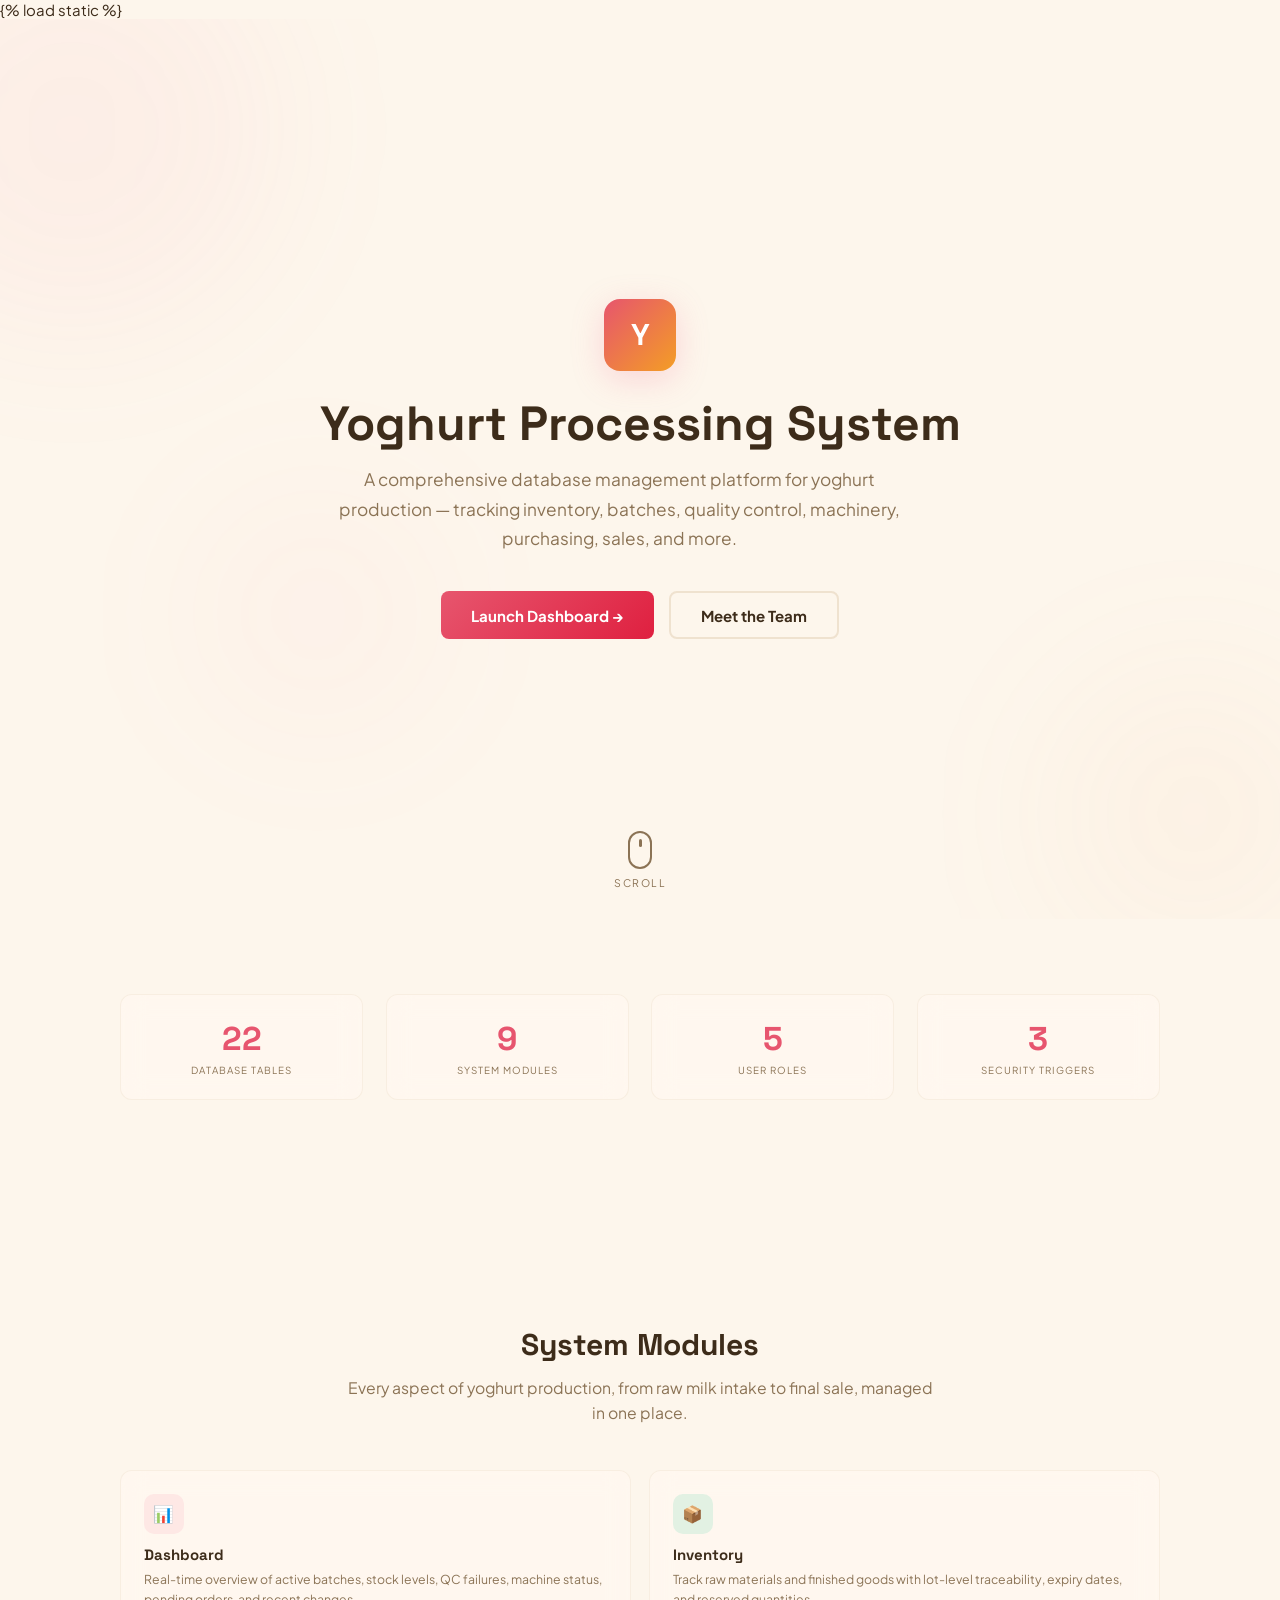
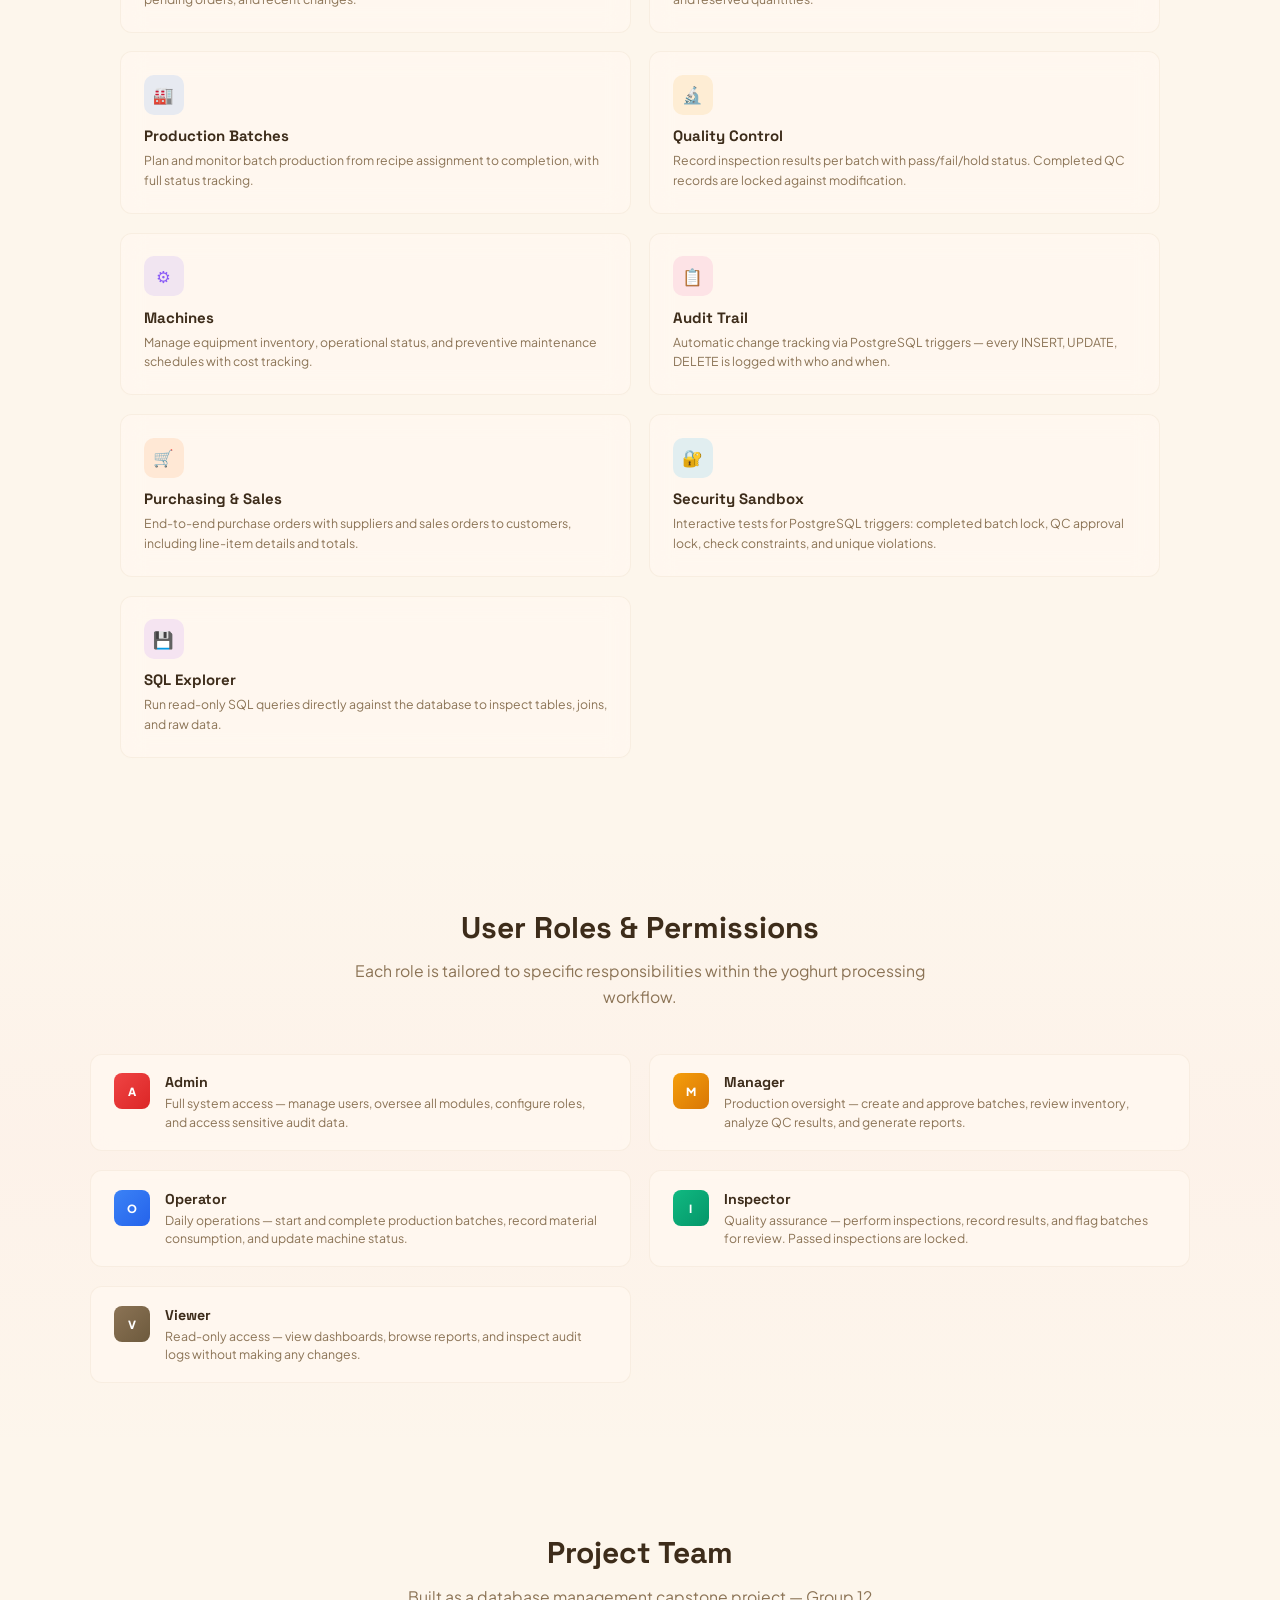
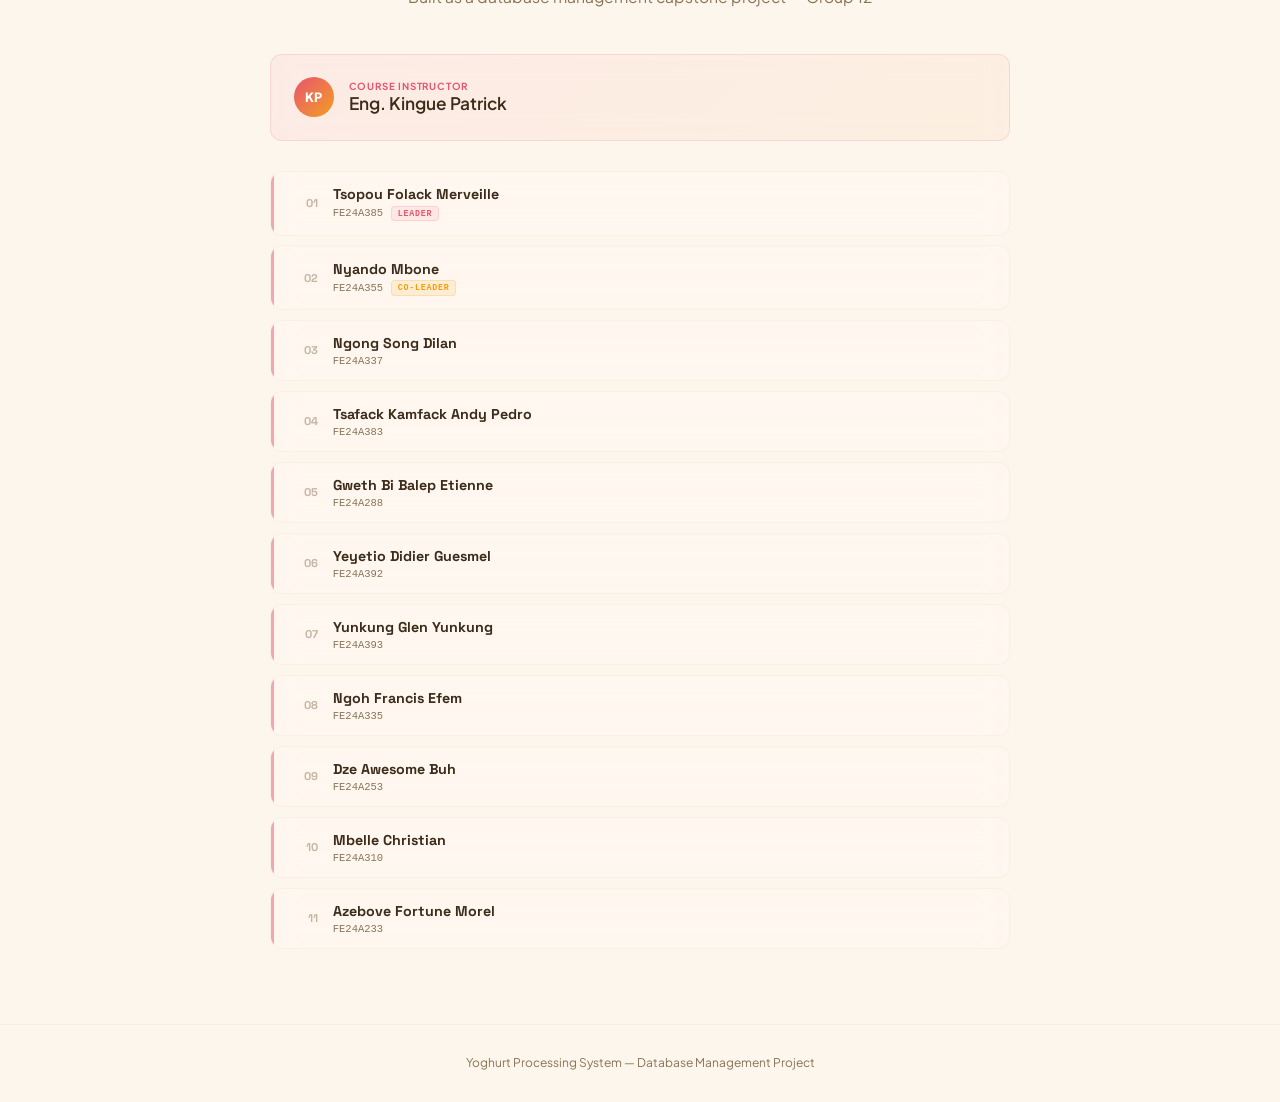
<file: yogurt_project/dashboard/templates/dashboard/landing.html>
<!DOCTYPE html>
<html lang="en">
<head>
<meta charset="UTF-8">
<meta name="viewport" content="width=device-width, initial-scale=1.0">
<title>Yoghurt Processing System</title>
{% load static %}
<link rel="preconnect" href="https://fonts.googleapis.com">
<link rel="preconnect" href="https://fonts.gstatic.com" crossorigin>
<link href="https://fonts.googleapis.com/css2?family=Plus+Jakarta+Sans:wght@400;500;600;700;800&family=Space+Grotesk:wght@400;500;600;700&display=swap" rel="stylesheet">
<style>
:root {
  --font-sans: 'Plus Jakarta Sans', system-ui, sans-serif;
  --font-display: 'Space Grotesk', sans-serif;
  --font-mono: 'JetBrains Mono', monospace;
  --brand-primary: hsl(350, 75%, 62%);
  --brand-accent: hsl(35, 90%, 55%);
  --brand-dark: #3D2C1A;
  --brand-light: #FFF8F0;
  --bg-body: #FDF6EC;
  --text-pri: #3D2C1A;
  --text-sec: #8B7355;
  --radius: 12px;
  --radius-sm: 8px;
  --transition: 0.6s cubic-bezier(0.22, 1, 0.36, 1);
}

*{box-sizing:border-box;margin:0;padding:0}
html{font-size:15px;scroll-behavior:smooth}
body{font-family:var(--font-sans);background:var(--bg-body);color:var(--text-pri);overflow-x:hidden}
a{text-decoration:none;color:inherit}

/* ── REVEAL ANIMATIONS ── */
.fade-up{opacity:0;transform:translateY(40px);transition:opacity var(--transition),transform var(--transition)}
.fade-up.revealed{opacity:1;transform:translateY(0)}
.fade-in{opacity:0;transition:opacity 0.8s ease}
.fade-in.revealed{opacity:1}
.scale-in{opacity:0;transform:scale(0.85);transition:opacity var(--transition),transform var(--transition)}
.scale-in.revealed{opacity:1;transform:scale(1)}

/* stagger children */
.stagger > *{opacity:0;transform:translateY(30px);transition:opacity 0.5s ease,transform 0.5s ease}
.stagger.revealed > *:nth-child(1){transition-delay:0s}
.stagger.revealed > *:nth-child(2){transition-delay:0.1s}
.stagger.revealed > *:nth-child(3){transition-delay:0.2s}
.stagger.revealed > *:nth-child(4){transition-delay:0.3s}
.stagger.revealed > *:nth-child(5){transition-delay:0.4s}
.stagger.revealed > *:nth-child(6){transition-delay:0.5s}
.stagger.revealed > *{opacity:1;transform:translateY(0)}

/* ── HERO ── */
.hero{min-height:100vh;display:flex;flex-direction:column;align-items:center;justify-content:center;padding:2rem;text-align:center;position:relative;overflow:hidden}
.hero-bg{position:absolute;inset:0;pointer-events:none}
.hero-bg .orb{position:absolute;border-radius:50%;filter:blur(80px);opacity:0.5;animation:orbFloat 12s ease-in-out infinite}
.hero-bg .orb:nth-child(1){width:400px;height:400px;background:rgba(244,114,150,0.12);top:-10%;left:-10%;animation-delay:0s}
.hero-bg .orb:nth-child(2){width:300px;height:300px;background:rgba(244,165,96,0.10);bottom:-5%;right:-5%;animation-delay:-4s}
.hero-bg .orb:nth-child(3){width:250px;height:250px;background:rgba(244,114,150,0.08);bottom:20%;left:15%;animation-delay:-8s}
@keyframes orbFloat{0%,100%{transform:translate(0,0) scale(1)}25%{transform:translate(30px,-40px) scale(1.1)}50%{transform:translate(-20px,20px) scale(0.95)}75%{transform:translate(40px,30px) scale(1.05)}}

.brand-icon{width:72px;height:72px;background:linear-gradient(135deg,var(--brand-primary),var(--brand-accent));border-radius:16px;display:flex;align-items:center;justify-content:center;font-family:var(--font-display);font-weight:800;font-size:2rem;color:#fff;margin:0 auto 1.5rem;animation:iconPop 0.8s ease-out;box-shadow:0 8px 32px rgba(244,114,150,0.25)}
@keyframes iconPop{0%{transform:scale(0) rotate(-15deg);opacity:0}60%{transform:scale(1.1) rotate(3deg)}100%{transform:scale(1) rotate(0);opacity:1}}

.hero h1{font-family:var(--font-display);font-size:clamp(2rem,6vw,3.2rem);font-weight:800;color:var(--text-pri);margin-bottom:0.75rem;animation:slideUp 0.8s ease-out 0.2s both}
.hero p{font-size:clamp(0.95rem,2.5vw,1.15rem);color:var(--text-sec);max-width:600px;line-height:1.7;margin-bottom:2.5rem;animation:slideUp 0.8s ease-out 0.35s both}
@keyframes slideUp{0%{opacity:0;transform:translateY(30px)}100%{opacity:1;transform:translateY(0)}}

.hero-actions{display:flex;gap:1rem;flex-wrap:wrap;justify-content:center;animation:slideUp 0.8s ease-out 0.5s both}
.btn{display:inline-flex;align-items:center;gap:0.5rem;padding:0.85rem 2rem;font-family:var(--font-sans);font-weight:700;font-size:1rem;border:none;border-radius:var(--radius-sm);cursor:pointer;transition:all 0.3s ease;touch-action:manipulation}
.btn-primary{background:linear-gradient(135deg,var(--brand-primary),hsl(350,75%,50%));color:#fff}
.btn-primary:hover{transform:translateY(-2px);box-shadow:0 6px 24px rgba(244,114,150,0.35)}
.btn-outline{background:transparent;color:var(--text-pri);border:2px solid rgba(210,180,140,0.3)}
.btn-outline:hover{background:rgba(255,248,240,0.8);border-color:rgba(210,180,140,0.5)}

/* scroll indicator */
.scroll-indicator{position:absolute;bottom:2rem;left:50%;transform:translateX(-50%);display:flex;flex-direction:column;align-items:center;gap:0.5rem;color:var(--text-sec);font-size:0.7rem;text-transform:uppercase;letter-spacing:1.5px;animation:fadeSlideUp 1s ease-out 1s both;cursor:pointer}
.scroll-indicator .mouse{width:24px;height:38px;border:2px solid var(--text-sec);border-radius:12px;display:flex;justify-content:center;padding-top:6px}
.scroll-indicator .mouse .dot{width:3px;height:8px;background:var(--text-sec);border-radius:2px;animation:scrollDot 1.8s ease-in-out infinite}
@keyframes scrollDot{0%{opacity:1;transform:translateY(0)}50%{opacity:1;transform:translateY(8px)}100%{opacity:1;transform:translateY(0)}}
.scroll-indicator .arrow{font-size:1.2rem;animation:bounceArrow 2s ease-in-out infinite}
@keyframes bounceArrow{0%,100%{transform:translateY(0);opacity:0.5}50%{transform:translateY(6px);opacity:1}}
@keyframes fadeSlideUp{0%{opacity:0;transform:translateX(-50%) translateY(10px)}100%{opacity:1;transform:translateX(-50%) translateY(0)}}

/* ── SECTION COMMON ── */
.section{padding:5rem 2rem;max-width:1100px;margin:0 auto;width:100%}
.section-title{font-family:var(--font-display);font-size:clamp(1.5rem,4vw,2rem);font-weight:800;color:var(--text-pri);text-align:center;margin-bottom:0.75rem}
.section-sub{text-align:center;color:var(--text-sec);font-size:clamp(0.9rem,2vw,1.05rem);max-width:600px;margin:0 auto 3rem;line-height:1.6}

/* ── STATS ── */
.stats-grid{display:grid;grid-template-columns:repeat(2,1fr);gap:1rem;margin-bottom:5rem}
@media(min-width:640px){.stats-grid{grid-template-columns:repeat(4,1fr);gap:1.5rem}}
.stat-card{text-align:center;padding:1.5rem 1rem;background:rgba(255,248,240,0.8);backdrop-filter:blur(12px);border:1px solid rgba(210,180,140,0.15);border-radius:var(--radius);transition:all 0.3s ease}
.stat-card:hover{transform:translateY(-3px);border-color:rgba(244,114,150,0.2);box-shadow:0 8px 24px rgba(244,114,150,0.08)}
.stat-number{font-family:var(--font-display);font-size:clamp(1.6rem,4vw,2.2rem);font-weight:800;color:var(--brand-primary)}
.stat-label{font-size:0.65rem;text-transform:uppercase;letter-spacing:1px;color:var(--text-sec);margin-top:0.3rem}

/* ── SYSTEM OVERVIEW ── */
.overview-grid{display:grid;grid-template-columns:1fr;gap:1rem}
@media(min-width:640px){.overview-grid{grid-template-columns:1fr 1fr;gap:1.25rem}}
.overview-card{padding:1.5rem;background:rgba(255,248,240,0.8);backdrop-filter:blur(12px);border:1px solid rgba(210,180,140,0.15);border-radius:var(--radius);transition:all 0.3s ease}
.overview-card:hover{transform:translateY(-2px);border-color:rgba(244,114,150,0.2);box-shadow:0 6px 20px rgba(244,114,150,0.06)}
.overview-icon{width:40px;height:40px;border-radius:10px;display:flex;align-items:center;justify-content:center;margin-bottom:0.75rem;font-size:1.1rem}
.overview-card h3{font-family:var(--font-display);font-size:1rem;font-weight:700;color:var(--text-pri);margin-bottom:0.4rem}
.overview-card p{font-size:0.82rem;color:var(--text-sec);line-height:1.6}

/* ── ROLES ── */
.roles-section{background:linear-gradient(180deg,transparent,rgba(244,114,150,0.03),transparent);padding:5rem 2rem}
.roles-section .section-inner{max-width:1100px;margin:0 auto;width:100%}
.roles-grid{display:grid;grid-template-columns:1fr;gap:1rem}
@media(min-width:640px){.roles-grid{grid-template-columns:1fr 1fr;gap:1.25rem}}
.role-card{display:flex;gap:1rem;padding:1.25rem 1.5rem;background:rgba(255,248,240,0.8);backdrop-filter:blur(12px);border:1px solid rgba(210,180,140,0.15);border-radius:var(--radius);transition:all 0.3s ease}
.role-card:hover{border-color:rgba(244,114,150,0.25);transform:translateY(-2px)}
.role-badge{flex-shrink:0;width:36px;height:36px;border-radius:8px;display:flex;align-items:center;justify-content:center;font-size:0.75rem;font-weight:800;color:#fff;text-transform:uppercase}
.role-card h4{font-family:var(--font-display);font-size:0.95rem;font-weight:700;color:var(--text-pri);margin-bottom:0.2rem}
.role-card p{font-size:0.82rem;color:var(--text-sec);line-height:1.5}

/* ── TEAM ── */
.team-section{padding:5rem 2rem;max-width:800px;margin:0 auto;width:100%}

.credit-card{background:rgba(255,248,240,0.8);backdrop-filter:blur(12px);border:1px solid rgba(210,180,140,0.2);border-radius:var(--radius);padding:1.25rem 1.5rem;margin-bottom:0.75rem;display:flex;align-items:center;gap:1rem;transition:all 0.3s ease}
.credit-card:hover{border-color:rgba(244,114,150,0.2);transform:translateX(4px)}
.credit-card .role-tag{font-size:0.6rem;text-transform:uppercase;letter-spacing:0.8px;color:var(--brand-primary);font-weight:700;min-width:72px}
.credit-card .name{font-size:1rem;font-weight:600;color:var(--text-pri)}
.credit-card .name.muted{color:var(--text-sec);font-style:italic}
.credit-card .avatar{width:40px;height:40px;border-radius:50%;background:linear-gradient(135deg,var(--brand-primary),var(--brand-accent));display:flex;align-items:center;justify-content:center;font-weight:800;font-size:0.85rem;color:#fff;flex-shrink:0}
.instructor-card{background:linear-gradient(135deg,rgba(244,114,150,0.08),rgba(244,165,96,0.08));border:1px solid rgba(244,114,150,0.2);padding:1.5rem}
.instructor-card .role-tag{color:var(--brand-primary);font-size:0.65rem}
.instructor-card .name{font-size:1.15rem}
.more-card{border:2px dashed rgba(210,180,140,0.25);background:transparent;backdrop-filter:none;cursor:default}
.more-card:hover{transform:none;border-color:rgba(210,180,140,0.35)}
.more-card .name{color:var(--text-sec);font-style:italic}

/* ── MEMBER CARDS ── */
.member-card{display:flex;align-items:center;gap:1rem;padding:0.9rem 1.25rem;background:rgba(255,248,240,0.8);backdrop-filter:blur(12px);border:1px solid rgba(210,180,140,0.12);border-radius:var(--radius);transition:all 0.3s ease;position:relative;overflow:hidden}
.member-card::before{content:'';position:absolute;left:0;top:0;bottom:0;width:3px;background:var(--brand-primary);border-radius:0 3px 3px 0;opacity:0.5}
.member-card:hover{transform:translateX(4px);border-color:rgba(244,114,150,0.2);box-shadow:0 4px 16px rgba(244,114,150,0.06)}
.member-card:hover::before{opacity:1}
.member-num{font-family:var(--font-display);font-size:0.75rem;font-weight:800;color:var(--text-sec);opacity:0.5;min-width:28px;text-align:right}
.member-info{flex:1}
.member-name{font-family:var(--font-display);font-size:0.95rem;font-weight:700;color:var(--text-pri)}
.member-meta{font-size:0.7rem;color:var(--text-sec);font-family:var(--font-mono);margin-top:0.15rem;display:flex;align-items:center;gap:0.5rem}
.member-role{font-size:0.55rem;font-weight:700;text-transform:uppercase;letter-spacing:0.8px;padding:0.15rem 0.4rem;border-radius:4px}
.member-role.leader{background:rgba(244,114,150,0.12);color:var(--brand-primary);border:1px solid rgba(244,114,150,0.2)}
.member-role.coleader{background:rgba(245,158,11,0.12);color:#F59E0B;border:1px solid rgba(245,158,11,0.2)}

/* ── HERO CREDITS ── */
.hero-credits{display:flex;flex-direction:column;align-items:center;justify-content:center;gap:0.5rem;animation:fadeInCredits 0.8s ease-out both;position:absolute;inset:0;padding:2rem;overflow-y:auto}
.credit-line{font-family:var(--font-display);color:var(--text-pri);opacity:0;animation:creditReveal 0.6s ease-out forwards}
.credit-line.small{font-size:clamp(0.65rem,1.5vw,0.8rem);letter-spacing:3px;text-transform:uppercase;color:var(--text-sec);font-weight:500}
.credit-line.name{font-size:clamp(1.1rem,3.5vw,1.6rem);font-weight:800;animation-delay:0.2s}
.names-grid{display:grid;grid-template-columns:1fr 1fr;gap:0.35rem 1rem;margin-top:0.75rem;max-width:680px;width:100%}
.credit-line.names{font-size:clamp(0.85rem,2vw,1.05rem);font-weight:700;color:var(--text-pri);text-align:center;font-family:var(--font-display);padding:0.2rem 0.5rem;background:rgba(255,248,240,0.3);border-radius:4px;letter-spacing:0.3px}
.names-grid > .credit-line{opacity:0;animation:creditReveal 0.5s ease-out forwards}
.names-grid > .credit-line:nth-child(1){animation-delay:0.1s}
.names-grid > .credit-line:nth-child(2){animation-delay:0.2s}
.names-grid > .credit-line:nth-child(3){animation-delay:0.3s}
.names-grid > .credit-line:nth-child(4){animation-delay:0.4s}
.names-grid > .credit-line:nth-child(5){animation-delay:0.5s}
.names-grid > .credit-line:nth-child(6){animation-delay:0.6s}
.names-grid > .credit-line:nth-child(7){animation-delay:0.7s}
.names-grid > .credit-line:nth-child(8){animation-delay:0.8s}
.names-grid > .credit-line:nth-child(9){animation-delay:0.9s}
.names-grid > .credit-line:nth-child(10){animation-delay:1.0s}
.names-grid > .credit-line:nth-child(11){animation-delay:1.1s}
.credit-divider{width:40px;height:2px;background:var(--brand-primary);border-radius:2px;margin:0.5rem 0;opacity:0;animation:creditReveal 0.6s ease-out 0.3s forwards}
@keyframes fadeInCredits{from{opacity:0}to{opacity:1}}
@keyframes creditReveal{from{opacity:0;transform:translateY(20px)}to{opacity:1;transform:translateY(0)}}

/* ── FOOTER ── */
.footer{text-align:center;padding:2rem 1.5rem;color:var(--text-sec);font-size:0.8rem;border-top:1px solid rgba(210,180,140,0.12)}
</style>
</head>
<body>

<!-- ============================================================ -->
<!-- HERO -->
<!-- ============================================================ -->
<section class="hero" id="hero-section">
  <div class="hero-bg">
    <div class="orb"></div>
    <div class="orb"></div>
    <div class="orb"></div>
  </div>

  <div id="hero-phase-1">
    <div class="brand-icon">Y</div>
    <h1>Yoghurt Processing System</h1>
    <p>A comprehensive database management platform for yoghurt production — tracking inventory, batches, quality control, machinery, purchasing, sales, and more.</p>
    <div class="hero-actions">
      <a href="/app/" class="btn btn-primary">Launch Dashboard →</a>
      <a href="#team" class="btn btn-outline">Meet the Team</a>
    </div>
    <div class="scroll-indicator" onclick="document.getElementById('stats').scrollIntoView({behavior:'smooth'})">
      <div class="mouse"><div class="dot"></div></div>
      <span>Scroll</span>
    </div>
  </div>

  <div id="hero-phase-2" class="hero-credits" style="opacity:0;display:none">
    <div class="credit-line small">PROJECT ASSIGNED BY</div>
    <div class="credit-line name">Eng. Kingue Patrick</div>
    <div class="credit-divider"></div>
    <div class="credit-line small">COMPLETED BY GROUP 12</div>
    <div class="names-grid">
      <div class="credit-line names">Tsopou Folack Merveille (Leader)</div>
      <div class="credit-line names">Nyando Mbone (Co-Leader)</div>
      <div class="credit-line names">Ngong Song Dilan</div>
      <div class="credit-line names">Tsafack Kamfack Andy Pedro</div>
      <div class="credit-line names">Gweth Bi Balep Etienne</div>
      <div class="credit-line names">Yeyetio Didier Guesmel</div>
      <div class="credit-line names">Yunkung Glen Yunkung</div>
      <div class="credit-line names">Ngoh Francis Efem</div>
      <div class="credit-line names">Dze Awesome Buh</div>
      <div class="credit-line names">Mbelle Christian</div>
      <div class="credit-line names">Azebove Fortune Morel</div>
    </div>
  </div>

  <div id="hero-phase-3" class="hero-credits" style="opacity:0;display:none">
    <div class="credit-line small">LAUNCH THE SYSTEM</div>
    <div class="hero-actions" style="margin-top:1.5rem;justify-content:center">
      <a href="/app/" class="btn btn-primary">Launch Dashboard →</a>
    </div>
  </div>
</section>

<!-- ============================================================ -->
<!-- STATS -->
<!-- ============================================================ -->
<section id="stats" class="section">
  <div class="stats-grid fade-up">
    <div class="stat-card"><div class="stat-number" data-count="27">0</div><div class="stat-label">Database Tables</div></div>
    <div class="stat-card"><div class="stat-number" data-count="9">0</div><div class="stat-label">System Modules</div></div>
    <div class="stat-card"><div class="stat-number" data-count="5">0</div><div class="stat-label">User Roles</div></div>
    <div class="stat-card"><div class="stat-number" data-count="3">0</div><div class="stat-label">Security Triggers</div></div>
  </div>
</section>

<!-- ============================================================ -->
<!-- SYSTEM OVERVIEW -->
<!-- ============================================================ -->
<section class="section">
  <h2 class="section-title fade-up">System Modules</h2>
  <p class="section-sub fade-up">Every aspect of yoghurt production, from raw milk intake to final sale, managed in one place.</p>
  <div class="overview-grid stagger">
    <div class="overview-card">
      <div class="overview-icon" style="background:rgba(244,114,150,0.12);color:var(--brand-primary)">📊</div>
      <h3>Dashboard</h3>
      <p>Real-time overview of active batches, stock levels, QC failures, machine status, pending orders, and recent changes.</p>
    </div>
    <div class="overview-card">
      <div class="overview-icon" style="background:rgba(16,185,129,0.12);color:#10B981">📦</div>
      <h3>Inventory</h3>
      <p>Track raw materials and finished goods with lot-level traceability, expiry dates, and reserved quantities.</p>
    </div>
    <div class="overview-card">
      <div class="overview-icon" style="background:rgba(59,130,246,0.12);color:#3B82F6">🏭</div>
      <h3>Production Batches</h3>
      <p>Plan and monitor batch production from recipe assignment to completion, with full status tracking.</p>
    </div>
    <div class="overview-card">
      <div class="overview-icon" style="background:rgba(245,158,11,0.12);color:#F59E0B">🔬</div>
      <h3>Quality Control</h3>
      <p>Record inspection results per batch with pass/fail/hold status. Completed QC records are locked against modification.</p>
    </div>
    <div class="overview-card">
      <div class="overview-icon" style="background:rgba(139,92,246,0.12);color:#8B5CF6">⚙️</div>
      <h3>Machines</h3>
      <p>Manage equipment inventory, operational status, and preventive maintenance schedules with cost tracking.</p>
    </div>
    <div class="overview-card">
      <div class="overview-icon" style="background:rgba(236,72,153,0.12);color:#EC4899">📋</div>
      <h3>Audit Trail</h3>
      <p>Automatic change tracking via PostgreSQL triggers — every INSERT, UPDATE, DELETE is logged with who and when.</p>
    </div>
    <div class="overview-card">
      <div class="overview-icon" style="background:rgba(249,115,22,0.12);color:#F97316">🛒</div>
      <h3>Purchasing &amp; Sales</h3>
      <p>End-to-end purchase orders with suppliers and sales orders to customers, including line-item details and totals.</p>
    </div>
    <div class="overview-card">
      <div class="overview-icon" style="background:rgba(14,165,233,0.12);color:#0EA5E9">🔐</div>
      <h3>Security Sandbox</h3>
      <p>Interactive tests for PostgreSQL triggers: completed batch lock, QC approval lock, check constraints, and unique violations.</p>
    </div>
    <div class="overview-card">
      <div class="overview-icon" style="background:rgba(168,85,247,0.12);color:#A855F7">💾</div>
      <h3>SQL Explorer</h3>
      <p>Run read-only SQL queries directly against the database to inspect tables, joins, and raw data.</p>
    </div>
  </div>
</section>

<!-- ============================================================ -->
<!-- ROLES -->
<!-- ============================================================ -->
<section class="roles-section">
  <div class="section-inner">
    <h2 class="section-title fade-up">User Roles &amp; Permissions</h2>
    <p class="section-sub fade-up">Each role is tailored to specific responsibilities within the yoghurt processing workflow.</p>
    <div class="roles-grid stagger">
      <div class="role-card">
        <div class="role-badge" style="background:linear-gradient(135deg,#EF4444,#DC2626)">A</div>
        <div>
          <h4>Admin</h4>
          <p>Full system access — manage users, oversee all modules, configure roles, and access sensitive audit data.</p>
        </div>
      </div>
      <div class="role-card">
        <div class="role-badge" style="background:linear-gradient(135deg,#F59E0B,#D97706)">M</div>
        <div>
          <h4>Manager</h4>
          <p>Production oversight — create and approve batches, review inventory, analyze QC results, and generate reports.</p>
        </div>
      </div>
      <div class="role-card">
        <div class="role-badge" style="background:linear-gradient(135deg,#3B82F6,#2563EB)">O</div>
        <div>
          <h4>Operator</h4>
          <p>Daily operations — start and complete production batches, record material consumption, and update machine status.</p>
        </div>
      </div>
      <div class="role-card">
        <div class="role-badge" style="background:linear-gradient(135deg,#10B981,#059669)">I</div>
        <div>
          <h4>Inspector</h4>
          <p>Quality assurance — perform inspections, record results, and flag batches for review. Passed inspections are locked.</p>
        </div>
      </div>
      <div class="role-card">
        <div class="role-badge" style="background:linear-gradient(135deg,#8B7355,#6D5A3D)">V</div>
        <div>
          <h4>Viewer</h4>
          <p>Read-only access — view dashboards, browse reports, and inspect audit logs without making any changes.</p>
        </div>
      </div>
    </div>
  </div>
</section>

<!-- ============================================================ -->
<!-- TEAM -->
<!-- ============================================================ -->
<section id="team" class="team-section">
  <h2 class="section-title fade-up">Project Team</h2>
  <p class="section-sub fade-up">Built as a database management capstone project — Group 12</p>

  <div class="fade-up" style="margin-bottom:2rem">
    <div class="credit-card instructor-card">
      <div class="avatar">KP</div>
      <div>
        <div class="role-tag">Course Instructor</div>
        <div class="name">Eng. Kingue Patrick</div>
      </div>
    </div>
  </div>

  <div style="display:grid;grid-template-columns:1fr;gap:0.65rem" class="stagger">
    <div class="member-card">
      <div class="member-num">01</div>
      <div class="member-info">
        <div class="member-name">Tsopou Folack Merveille</div>
        <div class="member-meta">FE24A385 <span class="member-role leader">Leader</span></div>
      </div>
    </div>
    <div class="member-card">
      <div class="member-num">02</div>
      <div class="member-info">
        <div class="member-name">Nyando Mbone</div>
        <div class="member-meta">FE24A355 <span class="member-role coleader">Co-Leader</span></div>
      </div>
    </div>
    <div class="member-card">
      <div class="member-num">03</div>
      <div class="member-info">
        <div class="member-name">Ngong Song Dilan</div>
        <div class="member-meta">FE24A337</div>
      </div>
    </div>
    <div class="member-card">
      <div class="member-num">04</div>
      <div class="member-info">
        <div class="member-name">Tsafack Kamfack Andy Pedro</div>
        <div class="member-meta">FE24A383</div>
      </div>
    </div>
    <div class="member-card">
      <div class="member-num">05</div>
      <div class="member-info">
        <div class="member-name">Gweth Bi Balep Etienne</div>
        <div class="member-meta">FE24A288</div>
      </div>
    </div>
    <div class="member-card">
      <div class="member-num">06</div>
      <div class="member-info">
        <div class="member-name">Yeyetio Didier Guesmel</div>
        <div class="member-meta">FE24A392</div>
      </div>
    </div>
    <div class="member-card">
      <div class="member-num">07</div>
      <div class="member-info">
        <div class="member-name">Yunkung Glen Yunkung</div>
        <div class="member-meta">FE24A393</div>
      </div>
    </div>
    <div class="member-card">
      <div class="member-num">08</div>
      <div class="member-info">
        <div class="member-name">Ngoh Francis Efem</div>
        <div class="member-meta">FE24A335</div>
      </div>
    </div>
    <div class="member-card">
      <div class="member-num">09</div>
      <div class="member-info">
        <div class="member-name">Dze Awesome Buh</div>
        <div class="member-meta">FE24A253</div>
      </div>
    </div>
    <div class="member-card">
      <div class="member-num">10</div>
      <div class="member-info">
        <div class="member-name">Mbelle Christian</div>
        <div class="member-meta">FE24A310</div>
      </div>
    </div>
    <div class="member-card">
      <div class="member-num">11</div>
      <div class="member-info">
        <div class="member-name">Azebove Fortune Morel</div>
        <div class="member-meta">FE24A233</div>
      </div>
    </div>
  </div>
</section>

<!-- ============================================================ -->
<!-- FOOTER -->
<!-- ============================================================ -->
<div class="footer">Yoghurt Processing System &mdash; Database Management Project</div>

<script>
// Intersection Observer for scroll-triggered animations
const observer = new IntersectionObserver((entries) => {
  entries.forEach(entry => {
    if (entry.isIntersecting) {
      entry.target.classList.add('revealed');
      observer.unobserve(entry.target);
    }
  });
}, { threshold: 0.15, rootMargin: '0px 0px -40px 0px' });

document.querySelectorAll('.fade-up, .fade-in, .scale-in, .stagger').forEach(el => {
  observer.observe(el);
});

// Animated counter for stats
const counterObserver = new IntersectionObserver((entries) => {
  entries.forEach(entry => {
    if (entry.isIntersecting) {
      const el = entry.target;
      const target = parseInt(el.dataset.count);
      let current = 0;
      const step = Math.ceil(target / 40);
      const timer = setInterval(() => {
        current += step;
        if (current >= target) { current = target; clearInterval(timer); }
        el.textContent = current;
      }, 40);
      counterObserver.unobserve(el);
    }
  });
}, { threshold: 0.5 });

document.querySelectorAll('[data-count]').forEach(el => counterObserver.observe(el));

// Hero fade sequence: hero → credits → launch
(function() {
  const phase1 = document.getElementById('hero-phase-1');
  const phase2 = document.getElementById('hero-phase-2');
  const phase3 = document.getElementById('hero-phase-3');
  if (!phase1 || !phase2 || !phase3) return;

  setTimeout(() => {
    phase1.style.transition = 'opacity 1s ease';
    phase1.style.opacity = '0';
    setTimeout(() => {
      phase1.style.display = 'none';
      phase2.style.display = 'flex';
      phase2.style.opacity = '1';
      setTimeout(() => {
        phase2.style.transition = 'opacity 1s ease';
        phase2.style.opacity = '0';
        setTimeout(() => {
          phase2.style.display = 'none';
          phase3.style.display = 'flex';
          phase3.style.opacity = '1';
        }, 1000);
      }, 6000);
    }, 1000);
  }, 4000);
})();
</script>
</body>
</html>
</file>
